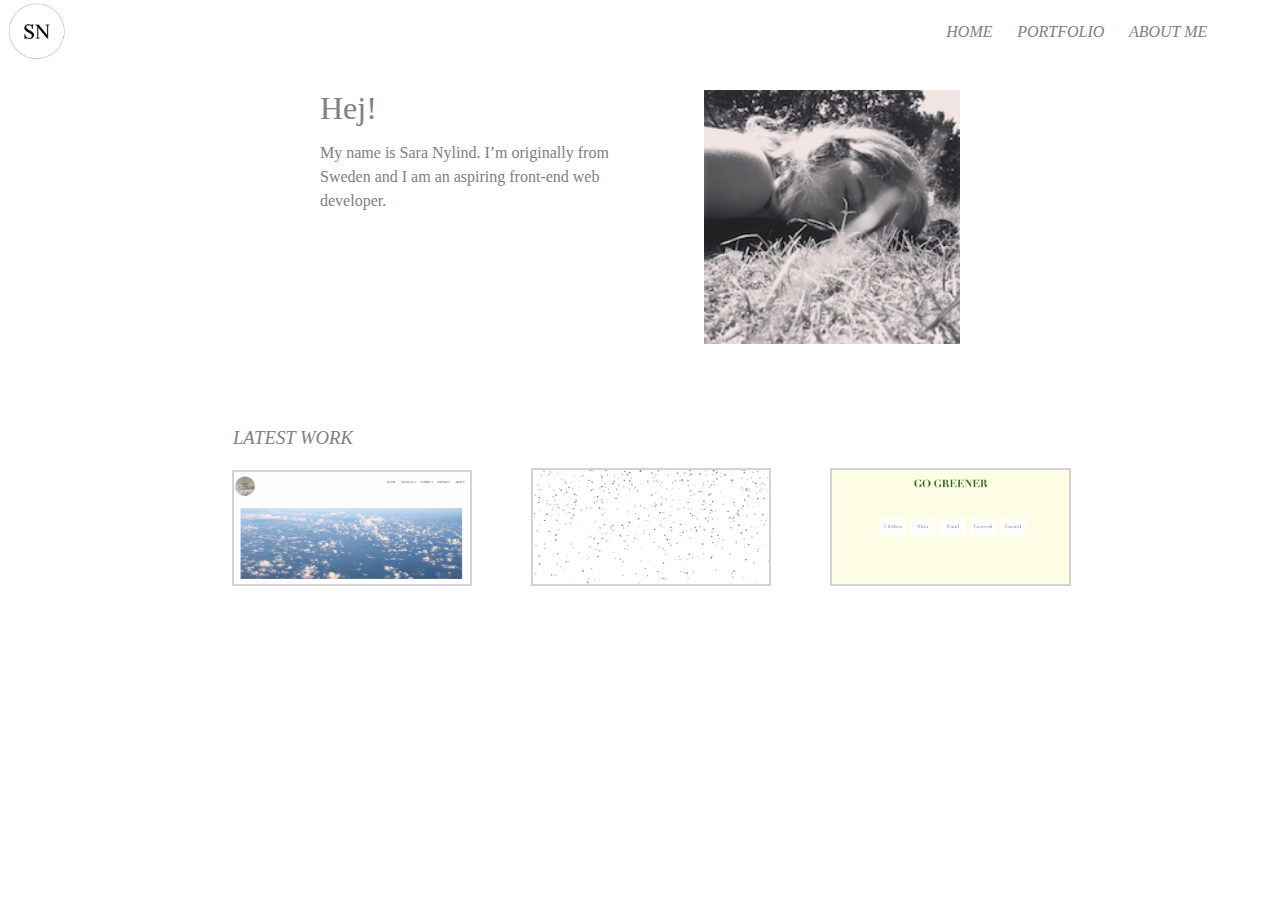
<file: index.html>
<!DOCTYPE html>
<html>
    <head>
        <link href="style.css" rel="stylesheet" type="text/css">
        <link href="responsive.css" rel="stylesheet" type="text/css">
        <script src="https://ajax.googleapis.com/ajax/libs/jquery/3.4.1/jquery.min.js"></script>
        <meta name="viewport" content="width=device-width, initial-scale=1">
    </head>
    <body class="cf">
        <div class="wrapper cf">
        <div class="top-bar" class="cf">
        <!-- logo -->
        <div id="logo-area">
            <a href="index.html"><img src="logo.png" class="logo"></a>
        </div>
        
        <!-- menu -->
        <div class="main-menu cf">
            <ul>
                <li><a href="index.html">Home</a></li>
                <li><a href="portfolio.html">Portfolio</a></li>
                <li><a href="about.html">About Me</a></li>
            </ul>
        </div>
        </div>
        
        <!-- main content -->
        <div id="main-content" class="cf">
            <div id="intro-text">
                <h1> Hej! </h1>
                <p>My name is Sara Nylind. I’m originally from Sweden and I am an aspiring front-end web developer. </p>
            </div>
            <img src="IMG_E2641.JPG" id="main-img">
        </div>
        
        <div id="latest-work" class="cf">
            <h3>Latest Work</h3>
            <ul>
                <li><a href="portfolio.html"><img src="opti-site.png" class="work-icon"></a></li>
                <li><a href="portfolio.html#rain"><img src="rain.png" class="work-icon"></a></li>
                <li><a href="portfolio.html#green"><img src="green.png" class="work-icon"></a></li>
            </ul>
        </div>
        </div>  
        
    </body>
        
</html>
</file>
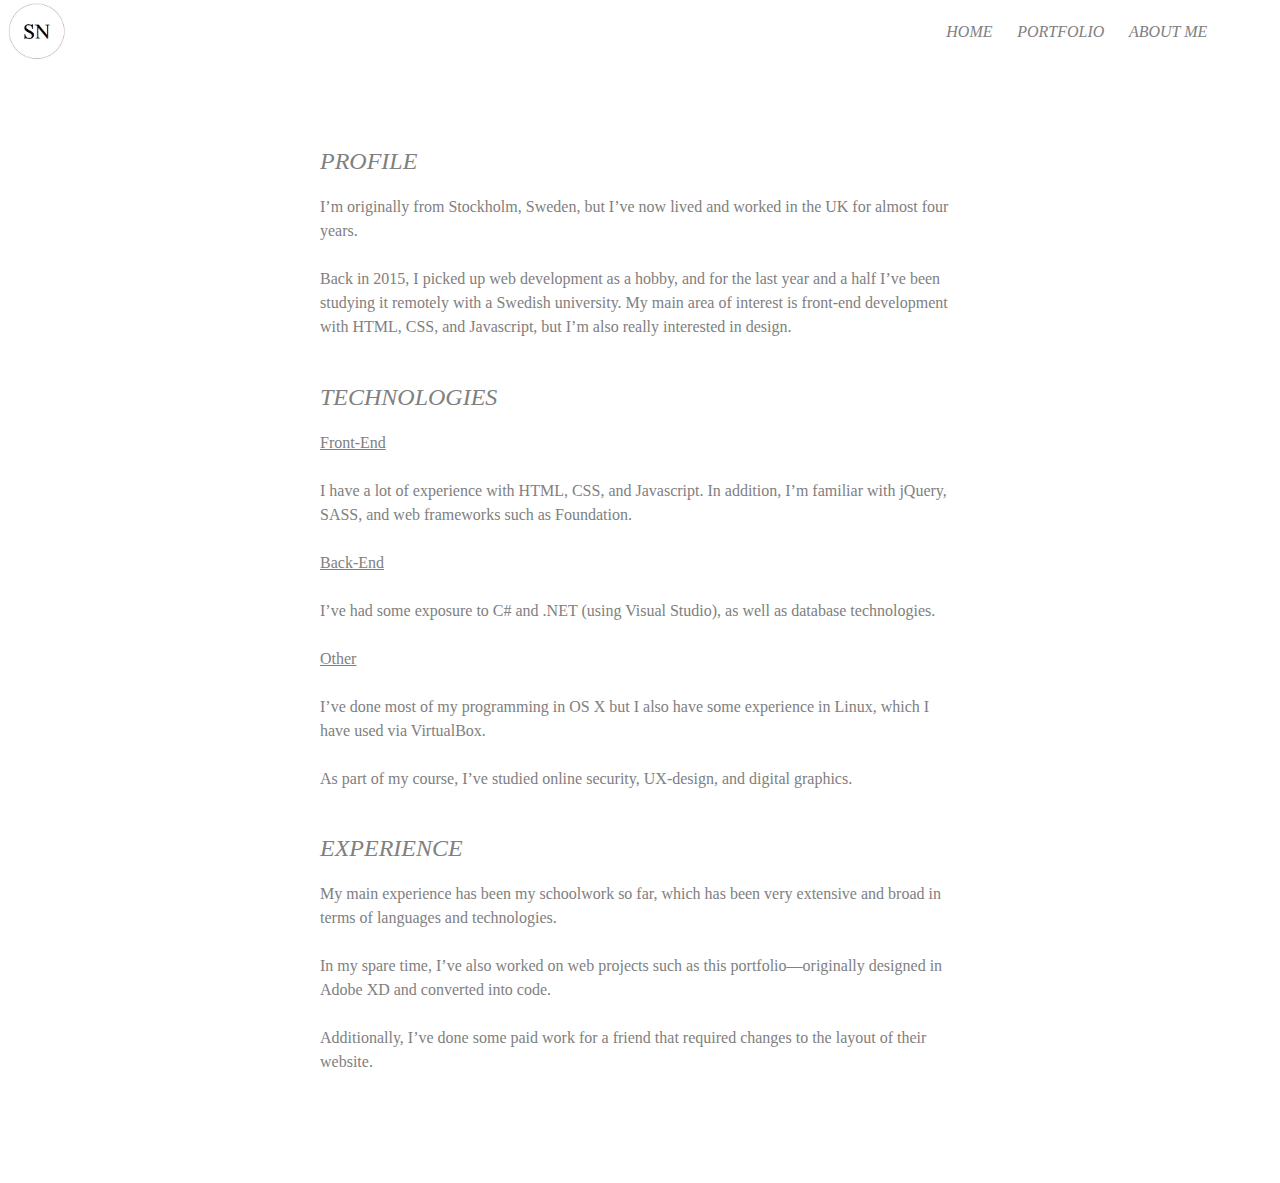
<file: about.html>
<!DOCTYPE html>
<html>
    <head>
        <link href="style.css" rel="stylesheet" type="text/css">
        <link href="responsive.css" rel="stylesheet" type="text/css">
        <script src="https://ajax.googleapis.com/ajax/libs/jquery/3.4.1/jquery.min.js"></script>
        <meta name="viewport" content="width=device-width, initial-scale=1">
    </head>
    <body>
        <div class="wrapper cf">
            
        <div class="top-bar" class="cf">
        <!-- logo -->
        <div id="logo-area">
            <a href="index.html"><img src="logo.png" class="logo"></a>
        </div>
        
        <!-- menu -->
        <div class="main-menu" class="cf">
            <ul>
                <li><a href="index.html">Home</a></li>
                <li><a href="portfolio.html">Portfolio</a></li>
                <li><a href="about.html">About Me</a></li>
            </ul>
        </div>
        </div>
        
        <div id="about-section" class="cf">
            <!--<h1>Sara Nylind</h1> -->
            <div class="about">
                <h2>Profile</h2>
                <p>I’m originally from Stockholm, Sweden, but I’ve now lived and worked in the UK for almost four years. <br/> <br/>
                
                    Back in 2015, I picked up web development as a hobby, and for the last year and a half I’ve been studying it remotely with a Swedish university. My main area of interest is front-end development with HTML, CSS, and Javascript, but I’m also really interested in design.</p>
            </div>
            
            <div class="about">
                <h2>Technologies</h2>
                <p><u>Front-End</u> <br/> <br/>

                    I have a lot of experience with HTML, CSS, and Javascript. In addition, I’m familiar with jQuery, SASS, and web frameworks such as Foundation. <br/> <br/>

                    <u>Back-End</u> <br/> <br/>

                    I’ve had some exposure to C# and .NET (using Visual Studio), as well as database technologies. <br/> <br/>

                    <u>Other</u> <br/> <br/>

                    I’ve done most of my programming in OS X but I also have some experience in Linux, which I have used via VirtualBox.<br/> <br/>

                    As part of my course, I’ve studied online security, UX-design, and digital graphics.</p>
            </div>
            <div class="about">
                <h2>Experience</h2>
                <p>My main experience has been my schoolwork so far, which has been very extensive and broad in terms of languages and technologies. <br/> <br/>

                    In my spare time, I’ve also worked on web projects such as this portfolio—originally designed in Adobe XD and converted into code. <br/> <br/>

                    Additionally, I’ve done some paid work for a friend that required changes to the layout of their website.</p>
            </div>
            
        </div>
        </div>
    </body>
        
</html>
</file>
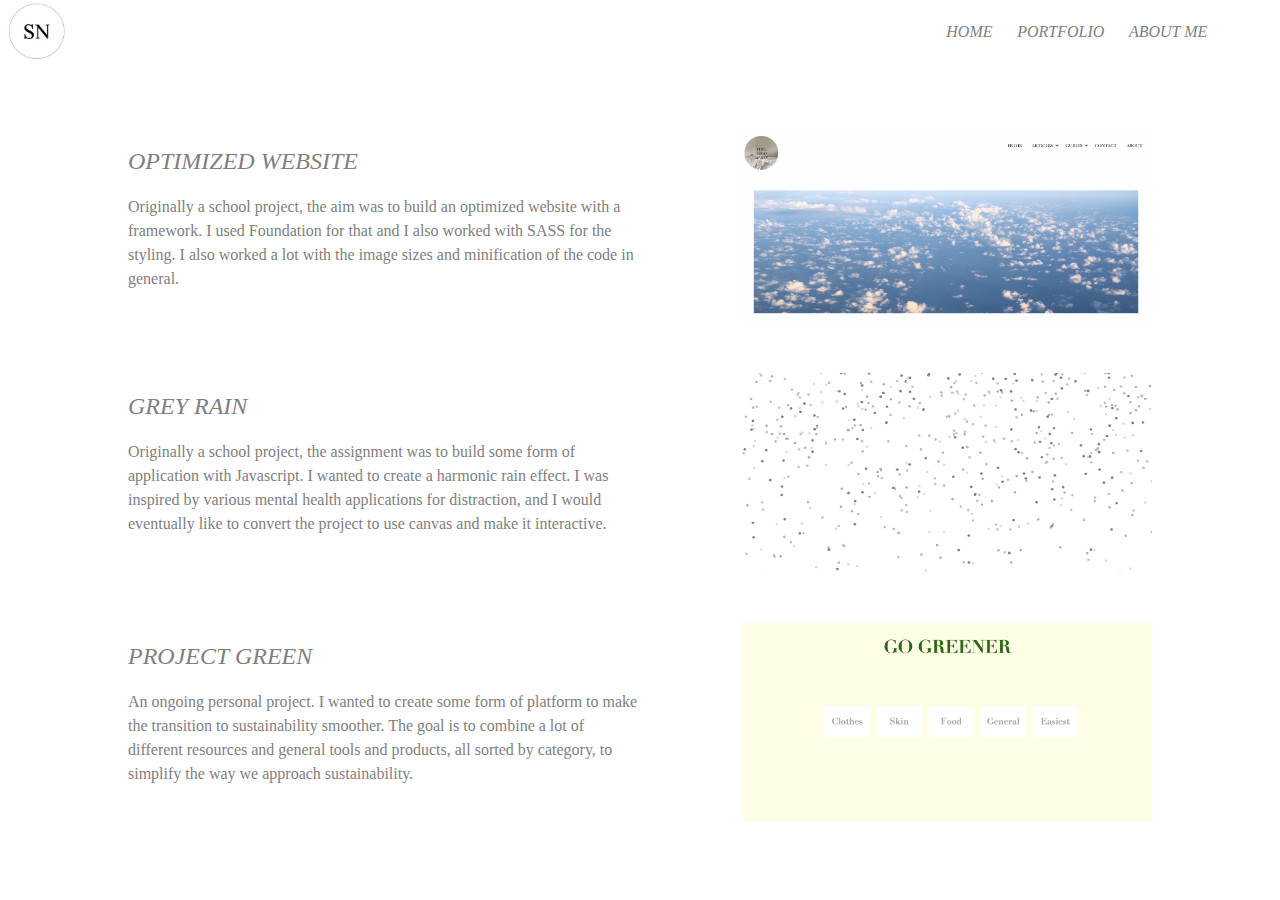
<file: portfolio.html>
<!DOCTYPE html>
<html>
    <head>
        <link href="style.css" rel="stylesheet" type="text/css">
        <link href="responsive.css" rel="stylesheet" type="text/css">
        <script src="https://ajax.googleapis.com/ajax/libs/jquery/3.4.1/jquery.min.js"></script>
        <meta name="viewport" content="width=device-width, initial-scale=1">
    </head>
    <body>
        <div class="wrapper cf">
        <div class="top-bar" class="cf">
        <!-- logo -->
            <div id="logo-area">
                <a href="index.html"><img src="logo.png" class="logo"></a>
            </div>

            <!-- menu -->
            <div class="main-menu">
                <ul>
                    <li><a href="index.html">Home</a></li>
                    <li><a href="portfolio.html">Portfolio</a></li>
                    <li><a href="about.html">About Me</a></li>
                </ul>
            </div>
        </div>
            <div id="project-section">
            <div class="project cf">
                <div class="project-desc">
                    <h2 id="opti">Optimized Website</h2>
                    <p>Originally a school project, the aim was to build an optimized website with a framework. I used Foundation for that and I also worked with SASS for the styling. I also worked a lot with the image sizes and minification of the code in general.  </p>
                    </div>
                    <img src="opti-site.png" class="project-img">
                
            </div>
            
            <div class="project cf">
                <div class="project-desc">
                    <h2 id="rain">Grey Rain</h2>
                    <p>Originally a school project, the assignment was to build some form of application with Javascript. I wanted to create a harmonic rain effect. I was inspired by various mental health applications for distraction, and I would eventually like to convert the project to use canvas and make it interactive. </p>
                    </div>
                    <img src="rain.png" class="project-img">
                
            </div>
        
            <div class="project cf">
                <div class="project-desc">
                    <h2 id="green">Project Green</h2>
                    <p>An ongoing personal project. I wanted to create some form of platform to make the transition to sustainability smoother. The goal is to combine a lot of different resources and general tools and products, all sorted by category, to simplify the way we approach sustainability. </p>
                    </div>
                    <img src="green.png" class="project-img">
                
            </div>
        </div>
        </div>
    </body>
        
</html>
</file>
<file: style.css>
/*** GENERAL ***/

body {
    width: 100%;
    margin-bottom: 0px;
    margin-right: 0px;
    margin-left: 0px;
    margin-top: 0px;
}


.wrapper {
    width: 100%;
    margin-right: 0px;
}

/*** TOP BAR ***/

.top-bar {
    width: 100%;
    position: fixed;
    margin-left: auto;
    margin-right: auto;
    background-color: white;
    margin-top: 0px;
}

/*** LOGO ***/

.logo {
    width: 6%;
    height: 6%;
    float: left;
    margin-left: 0%;
}

/*** MENU ***/

.main-menu {
    float: right;
    width: 30%;margin-top: 1%;
    margin-right: 0;
}

.main-menu ul {
    margin: 0;
}

.main-menu li {
    display: inline-block;
    list-style: none;
    padding: 3%;
}

.main-menu a {
    text-decoration: none;
    color: grey;
    text-transform: uppercase;
    font-family: Times New Roman, serif;
    font-style: italic;
}

.main-menu a:hover {
    text-decoration: underline;
}

/*** MAIN CONTENT ***/

#main-content {
    width: 50%;
    margin-left: auto;
    margin-right: auto;
    margin-top: 7%;
}

#intro-text {
    width: 50%;
    line-height: 120%;
    color: grey;
    line-height: 150%;
}

h1 {
    font-family: Times New Roman, serif;
    color: grey;
    font-weight: lighter;
    margin-top: 2%;
}

#intro-text {
    float: left;
}

#main-img {
    float: right;
    width: 40%;
}

/*** WORK AREA ***/

h3 {
    text-transform: uppercase;
    font-style: italic;
    color: grey;
    margin-left: 4%;
    font-family: Times New Roman, serif;
    font-weight: lighter;
}

#latest-work {
    margin-top: 5%;
    width: 80%;
    float: left;
    margin-left: 15%;
    margin-right: 15%;
    margin-bottom: 10%;
}

#latest-work li {
    list-style: none;
    width: 30%;
    display: inline-block; 
}

.work-icon {
    border: lightgrey 2px solid;
    width: 80%;
    height: 80%;
    display: inline-block;
}
/*.work-icon:hover {
    filter: blur(3px);
} */
.work-icon:hover {
    border: grey 2px solid;
}

/*** ABOUT ***/

.about {
    margin-bottom: 7%;
}

.about p {
    line-height: 150%;
    color: grey;
}

#about-section {
    width: 50%;
    margin-left: auto;
    margin-right: auto;
    margin-top: 10%;
    margin-bottom: 5%;
}

#about-section ul {
    width: 100%;
    list-style: none;
    margin-bottom: 10%;
}

#about-section li {
    width: 30%;
    display: inline-block;
    font-family: Times New Roman, serif; 
    color: lightgray;
    font-size: 120%;
    margin-left: 10%;
}

/*#about-section h1 {
    text-align: center;
    margin-bottom: 10%;
    font-size: 250%;*/
}

/*** PORTFOLIO ***/

.project {
    width: 100%;
    margin-bottom: 5%;
}

.project-img {
    width: 40%;
    float: right;
    margin-bottom: 5%;
}

#project-section {
    margin-top: 10%;
    width: 80%;
    margin-left: auto;
    margin-right: auto;
}

.project-desc {
    width: 50%;
    float: left;
}

.project-desc p {
    color: grey;
    line-height: 150%;
}

h2 {
    color: grey;
    font-style: italic;
    font-weight: lighter;
    text-transform: uppercase;
}

/*** CLEARFIX ***/
/* From Nicholas Gallagher
/**
 * For modern browsers
 * 1. The space content is one way to avoid an Opera bug when the
 *    contenteditable attribute is included anywhere else in the document.
 *    Otherwise it causes space to appear at the top and bottom of elements
 *    that are clearfixed.
 * 2. The use of `table` rather than `block` is only necessary if using
 *    `:before` to contain the top-margins of child elements.
 */
.cf:before,
.cf:after {
    content: " "; /* 1 */
    display: table; /* 2 */
}

.cf:after {
    clear: both;
}

/**
 * For IE 6/7 only
 * Include this rule to trigger hasLayout and contain floats.
 */
.cf {
    *zoom: 1;
}
</file>
<file: responsive.css>
@media screen and (max-width: 1200px) {
    .logo {
        width: 7%;
        height: 7%;
    }
    
    #main-img {
        width: 45%;
        padding-top: 
        padding-left: 5%;
    }
    
    .main-menu {
        margin-top: 2%;
        width: 45%;
    }
    
    #main-content {
        margin-top: 15%;
    }
    
    #latest-work {
        /*width: 100%; https://www.impressivewebs.com/width-100-percent-css/*/
        margin-left: 10%;
        margin-right: 10%;
    }
    
    #latest-work li {
        width: 28%;
        margin: 2%;
    }
    
    #latest-work ul {
        padding: 0%;
    }
    
    .work-icon {
        width: 100%;
        margin: 0%;
    }
}

@media screen and (max-width: 1100px) {

.project-desc {
        width: 80%;
        float: none;
        margin-left: auto;
        margin-right: auto;
    }
    
    .project-img {
        width: 80%;
        float: none;
        display: block;
        margin-left: auto;
        margin-right: auto;
        margin-top: 10%;
    }
    
    .main-menu {
        margin-top: 2%;
    }
    
}

@media screen and (max-width: 900px) {
    #main-img {
        margin-top: 5%;
        padding-top: 0%;  
    }
    
    .main-menu {
        width: 45%;
        margin-right: 0%;
        margin-top: 2%;
    }
    
    #about-section {
        width: 70%;
    }
    
    .logo {
        width: 8%;
        height: 8%;
    }
    
}

@media screen and (max-width: 800px) {
    #main-img {
        margin-top: 10%;
    }
    
    .logo {
        width: 8%;
        height: 8%;
    }
    
}

@media screen and (max-width: 700px) {
    .logo {
        width: 12%;
        height: 12%;
    }
    
    .main-menu {
        margin-top: 1.5%;
        width: 80%;
        margin-right: 5%;
    }
    
    #main-content {
        width: 90%;
        margin-top: 20%;
    }
    
    #intro-text {
        width: 80%;
        float: none;
        margin-left: auto;
        margin-right: auto;
    }
    
    #main-img {
        float: none;
        display: block;
        width: 60%;
        height: 60%;
        margin-left: auto;
        margin-right: auto;
        margin-top: 10%;
    }
    
    #latest-work {
        float: none;
        margin-right: auto;
        margin-left: auto;
        width: 90%;
        margin: 0;
    }
    
    #latest-work li {
        width: 80%;
        margin-left: 16%;
        margin-right: 16%;
        margin-top: 5%;
        
    }
    
    #latest-work ul {
        padding: 0;
    }
    
    .work-icon {
        width: 95%;
        display: block;
        margin-left: auto;
        margin-right: auto;
        float: none;
    }
    
    h3 {
        width: 100%;
        margin-top: 15%;
        margin-bottom: 7%;
        margin-left: 5%;;
        text-align: center;
            
    }
}
</file>
